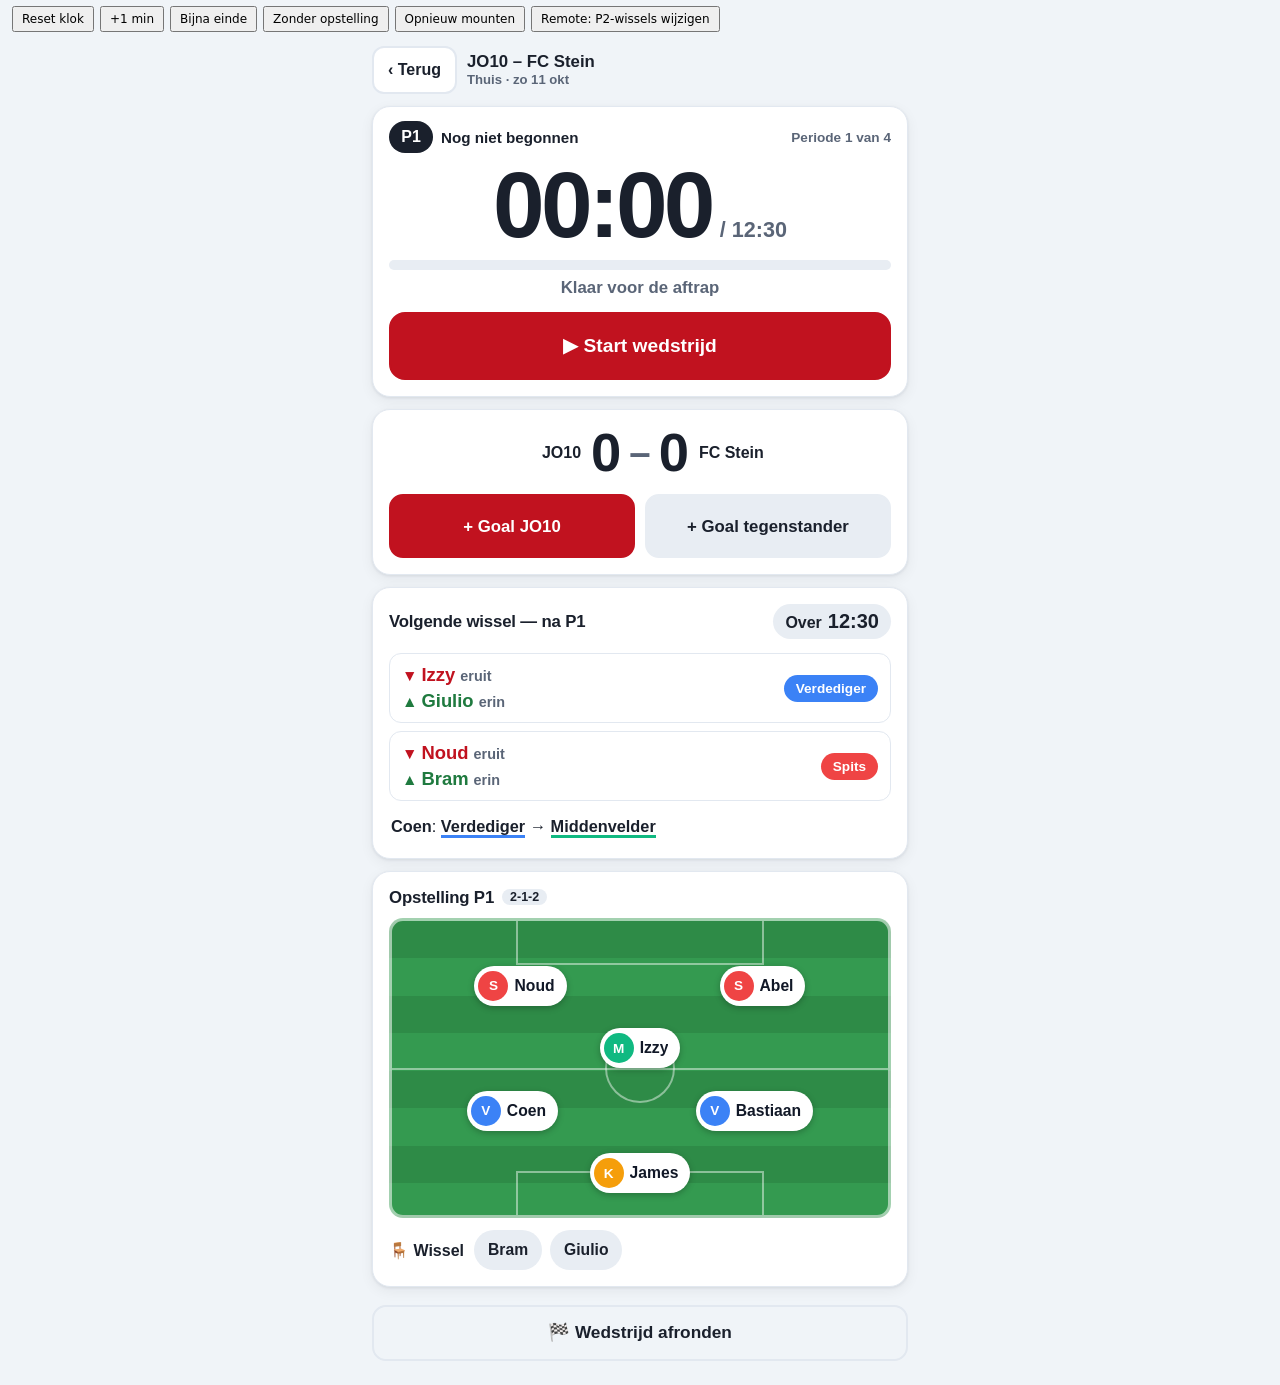
<file: test/live-harness.html>
<!doctype html>
<html lang="nl">
<head>
  <meta charset="utf-8">
  <meta name="viewport" content="width=device-width, initial-scale=1, viewport-fit=cover">
  <title>Live harness</title>
  <link rel="stylesheet" href="../css/live.css">
  <style>
    /* Minimale kopie van de gedeelde thema-variabelen (normaal uit app.css). */
    :root { --bg:#f0f4f8; --card:#fff; --text:#1a202c; --text-muted:#5a6577; --border:#e2e8f0;
            --primary:#e63946; --primary-dark:#c1121f; --success:#38a169; }
    @media (prefers-color-scheme: dark) {
      :root:not([data-theme="light"]) { --bg:#111827; --card:#1f2937; --text:#f9fafb; --text-muted:#9ca3af; --border:#374151; }
    }
    :root[data-theme="dark"] { --bg:#111827; --card:#1f2937; --text:#f9fafb; --text-muted:#9ca3af; --border:#374151; }
    html, body { margin: 0; background: var(--bg); color: var(--text); }
    .harness-bar { display:flex; flex-wrap:wrap; gap:6px; padding:6px 12px; font:12px system-ui; color:var(--text-muted); }
    .harness-bar button { font:inherit; padding:4px 8px; }
  </style>
</head>
<body>
  <div class="harness-bar" id="bar">
    <button data-h="reset">Reset klok</button>
    <button data-h="ff">+1 min</button>
    <button data-h="almost">Bijna einde</button>
    <button data-h="empty">Zonder opstelling</button>
    <button data-h="mount">Opnieuw mounten</button>
    <button data-h="remote">Remote: P2-wissels wijzigen</button>
  </div>
  <div id="live"></div>

  <script src="../js/config.js"></script>
  <script src="../js/live.js"></script>
  <script>
    const match = {
      id: 1760000000000,
      titel: 'JO10 vs FC Stein (🏠 Thuis)',
      datum: '2026-10-11',
      tegenstander: 'FC Stein',
      thuisUit: 'thuis',
      score: null,
      v: 2,
      aanwezig: ['Noud', 'Bastiaan', 'James', 'Giulio', 'Bram', 'Coen', 'Izzy', 'Abel'],
      keepers: ['James', 'James', 'Giulio', 'Giulio'],
      goals: [],
      periodes: [
        { posities: { James: 'K', Coen: 'V', Bastiaan: 'V', Izzy: 'M', Noud: 'S', Abel: 'S' }, wissels: ['Bram', 'Giulio'] },
        { posities: { James: 'K', Bastiaan: 'V', Giulio: 'V', Coen: 'M', Bram: 'S', Abel: 'S' }, wissels: ['Noud', 'Izzy'] },
        { posities: { Giulio: 'K', Noud: 'V', Izzy: 'V', Bastiaan: 'M', Bram: 'S', Coen: 'S' }, wissels: ['James', 'Abel'] },
        { posities: { Giulio: 'K', James: 'V', Coen: 'V', Abel: 'M', Izzy: 'S', Noud: 'S' }, wissels: ['Bastiaan', 'Bram'] },
      ],
    };
    const settings = { periods: 4, minutes: 50 };
    let current = JSON.parse(localStorage.getItem('harness_match') || 'null') || match;
    let empty = false;

    function doMount() {
      const m = empty ? Object.assign({}, current, { periodes: [] }) : current;
      JO10.Live.mount(document.getElementById('live'), {
        match: m,
        settings,
        onUpdate(patch) {
          // Zoals app.js: patch { id, score, goals } in de actuele opgeslagen versie mergen.
          console.log('onUpdate', JSON.stringify(patch));
          current = Object.assign({}, current, patch, { updatedAt: Date.now() });
          localStorage.setItem('harness_match', JSON.stringify(current));
        },
        onExit() { console.log('onExit'); JO10.Live.unmount(); document.getElementById('live').textContent = 'Exited — klik "Opnieuw mounten".'; },
      });
    }
    // Hulpjes om de klok te verzetten (alleen harness): schuif startedAt terug.
    function shift(ms) {
      const key = JO10.Config.LS_LIVE;
      const all = JSON.parse(localStorage.getItem(key) || '{}');
      const s = all[current.id];
      if (!s) return;
      if (s.startedAt != null) s.startedAt -= ms; else s.accMs += ms;
      localStorage.setItem(key, JSON.stringify(all));
      doMount();
    }
    window.harness = { shift, doMount, match };
    document.getElementById('bar').addEventListener('click', e => {
      const h = e.target.getAttribute('data-h');
      if (h === 'reset') { localStorage.removeItem(JO10.Config.LS_LIVE); localStorage.removeItem('harness_match'); current = match; doMount(); }
      if (h === 'ff') shift(60000);
      if (h === 'almost') {
        const all = JSON.parse(localStorage.getItem(JO10.Config.LS_LIVE) || '{}');
        const s = all[current.id];
        const t = JO10.Live.timing(current, settings);
        if (s) { const c = JO10.Live.computeClock(s, Date.now(), t); shift(c.remainingMs - 50000); }
      }
      if (h === 'empty') { empty = !empty; doMount(); }
      if (h === 'mount') doMount();
      if (h === 'remote') {
        // Simuleer een assistent die op een ander toestel P2 aanpast (Noud ↔ Bram).
        const periodes = JSON.parse(JSON.stringify(current.periodes));
        const p2 = periodes[1];
        delete p2.posities.Bram; p2.posities.Noud = 'S';
        p2.wissels = p2.wissels.filter(n => n !== 'Noud').concat('Bram');
        current = Object.assign({}, current, { periodes, updatedAt: Date.now() - 60000 });
        localStorage.setItem('harness_match', JSON.stringify(current));
        JO10.Live.update(current);
      }
    });
    doMount();
  </script>
</body>
</html>
</file>
<file: css/live.css>
/* JO10 Opstelling — live-wedstrijdmodus. Alles onder .live-* zodat het niet botst met app.css.
   Ontworpen voor de zijlijn: één hand, zonlicht, soms handschoenen → grote knoppen, veel contrast. */

.live-root {
  --live-bg: var(--bg, #f0f4f8);
  --live-card: var(--card, #ffffff);
  --live-text: var(--text, #1a202c);
  --live-muted: var(--text-muted, #5a6577);
  --live-border: var(--border, #e2e8f0);
  --live-primary: var(--primary, #e63946);
  --live-primary-dark: var(--primary-dark, #c1121f);
  --live-success: var(--success, #38a169);
  --live-btn2-bg: #e8edf3;
  --live-btn2-text: #1a202c;
  --live-warn-bg: #fff4cc;
  --live-warn-border: #f59e0b;
  --live-warn-text: #6b4200;
  --live-now-bg: #fff0f1;
  --live-off: #c1121f;
  --live-on: #1f7a3f;
  --live-pitch: #2e8b47;
  --live-pitch-2: #349a50;
  --live-shadow: 0 1px 3px rgba(15, 23, 42, 0.08), 0 4px 14px rgba(15, 23, 42, 0.06);

  box-sizing: border-box;
  max-width: 560px;
  margin: 0 auto;
  padding: 8px 12px calc(24px + env(safe-area-inset-bottom, 0px));
  color: var(--live-text);
  background: var(--live-bg);
  font-family: -apple-system, BlinkMacSystemFont, 'Segoe UI', Roboto, sans-serif;
  -webkit-tap-highlight-color: transparent;
}
@media (prefers-color-scheme: dark) {
  :root:not([data-theme="light"]) .live-root {
    --live-btn2-bg: #334155;
    --live-btn2-text: #f9fafb;
    --live-warn-bg: #3d2a05;
    --live-warn-border: #f59e0b;
    --live-warn-text: #fcd34d;
    --live-now-bg: #3a1216;
    --live-off: #ff8a8f;
    --live-on: #6ee7a0;
    --live-pitch: #1f6b37;
    --live-pitch-2: #237540;
    --live-shadow: 0 1px 3px rgba(0, 0, 0, 0.4);
  }
}
:root[data-theme="dark"] .live-root {
  --live-btn2-bg: #334155;
  --live-btn2-text: #f9fafb;
  --live-warn-bg: #3d2a05;
  --live-warn-border: #f59e0b;
  --live-warn-text: #fcd34d;
  --live-now-bg: #3a1216;
  --live-off: #ff8a8f;
  --live-on: #6ee7a0;
  --live-pitch: #1f6b37;
  --live-pitch-2: #237540;
  --live-shadow: 0 1px 3px rgba(0, 0, 0, 0.4);
}

.live-root *, .live-root *::before, .live-root *::after { box-sizing: border-box; }
/* reset zonder specificiteit, zodat .live-*-regels altijd winnen */
:where(.live-root) :where(h2, h3, p, ul, ol) { margin: 0; padding: 0; }
:where(.live-root) :where(ul, ol) { list-style: none; }
.live-main { display: flex; flex-direction: column; gap: 12px; }

.live-sr, .live-sr-only {
  position: absolute !important; width: 1px; height: 1px; padding: 0; margin: -1px;
  overflow: hidden; clip: rect(0 0 0 0); white-space: nowrap; border: 0;
}
.live-muted { color: var(--live-muted); }

/* ── Kop ── */
.live-top { display: flex; align-items: center; gap: 10px; min-height: 48px; }
.live-back {
  flex: none; min-height: 48px; min-width: 48px; padding: 0 14px;
  border: 2px solid var(--live-border); border-radius: 12px;
  background: var(--live-card); color: var(--live-text);
  font: inherit; font-size: 1rem; font-weight: 700; cursor: pointer;
}
.live-top-title { min-width: 0; display: flex; flex-direction: column; line-height: 1.2; }
.live-top-title strong { font-size: 1.05rem; overflow: hidden; text-overflow: ellipsis; white-space: nowrap; }
.live-top-title small { color: var(--live-muted); font-size: 0.82rem; font-weight: 600; }
.live-live-dot { display: none; }
.live-phase-running .live-top-title strong::before {
  content: ''; display: inline-block; width: 10px; height: 10px; margin-right: 6px; border-radius: 50%;
  background: var(--live-primary); vertical-align: 1px; animation: live-blink 1.4s infinite;
}

/* ── Kaarten ── */
.live-card {
  background: var(--live-card); border: 1px solid var(--live-border); border-radius: 18px;
  padding: 16px; box-shadow: var(--live-shadow);
}
.live-h2 { font-size: 1.05rem; font-weight: 800; letter-spacing: -0.01em; }
.live-h3 { font-size: 0.9rem; font-weight: 800; margin: 14px 0 6px; text-transform: uppercase; letter-spacing: 0.04em; color: var(--live-muted); }

/* ── Knoppen ── */
.live-btn {
  display: inline-flex; align-items: center; justify-content: center; gap: 8px;
  min-height: 56px; padding: 0 16px; border-radius: 14px; border: 2px solid transparent;
  font: inherit; font-size: 1.08rem; font-weight: 800; line-height: 1.15; text-align: center;
  cursor: pointer; touch-action: manipulation; user-select: none; -webkit-user-select: none;
  transition: transform 0.08s, filter 0.15s;
}
.live-btn:active { transform: scale(0.97); }
.live-btn:focus-visible, .live-back:focus-visible, .live-sheet-close:focus-visible {
  outline: 3px solid var(--live-text); outline-offset: 2px;
}
.live-btn-xl { min-height: 68px; font-size: 1.2rem; border-radius: 16px; }
.live-btn-primary { background: var(--live-primary-dark); color: #fff; border-color: var(--live-primary-dark); }
.live-btn-primary:hover { filter: brightness(1.08); }
.live-btn-secondary { background: var(--live-btn2-bg); color: var(--live-btn2-text); border-color: var(--live-btn2-bg); }
.live-btn-ghost { background: transparent; color: var(--live-text); border-color: var(--live-border); }
.live-btn-link {
  width: 100%; min-height: 48px; margin-top: 8px; background: transparent; color: var(--live-text);
  font-size: 0.95rem; font-weight: 700; border-color: var(--live-border); border-style: dashed;
}
.live-btn-link .live-muted { font-weight: 600; }
.live-btn-mini {
  min-height: 44px; padding: 0 12px; font-size: 0.85rem; border-radius: 10px;
  background: transparent; color: var(--live-muted); border-color: var(--live-border);
}
.live-btn-pulse { animation: live-pulse 1.2s ease-in-out infinite; }

.live-actions { display: grid; grid-template-columns: 1fr 1fr; gap: 10px; margin-top: 14px; }
.live-actions-one { grid-template-columns: 1fr; }
.live-actions-col { grid-template-columns: 1fr; }

/* ── Banner einde periode ── */
.live-banner {
  position: sticky; top: 0; z-index: 5;
  display: flex; align-items: center; justify-content: center; gap: 10px;
  min-height: 56px; padding: 10px 16px; border-radius: 14px;
  background: var(--live-primary-dark); color: #fff;
  font-size: 1.2rem; font-weight: 900; text-align: center;
  box-shadow: 0 6px 18px rgba(193, 18, 31, 0.35);
  animation: live-pulse 1.2s ease-in-out infinite;
}

/* ── Klok ── */
.live-clock-card { text-align: center; padding-top: 14px; }
.live-clock-head { display: flex; align-items: center; justify-content: space-between; gap: 8px; }
.live-pchip {
  display: inline-flex; align-items: center; justify-content: center;
  min-width: 44px; height: 32px; padding: 0 10px; border-radius: 999px;
  background: var(--live-text); color: var(--live-card); font-weight: 900; font-size: 1rem;
}
.live-status { flex: 1; text-align: left; font-weight: 800; font-size: 0.95rem; }
.live-status-running { color: var(--live-on); }
.live-status-paused { color: var(--live-warn-text); }
.live-status-due { color: var(--live-off); }
.live-of { color: var(--live-muted); font-size: 0.85rem; font-weight: 700; white-space: nowrap; }

.live-clock {
  display: flex; align-items: baseline; justify-content: center; flex-wrap: nowrap; column-gap: 8px;
  margin: 6px 0 4px; font-variant-numeric: tabular-nums; line-height: 1;
}
.live-clock-len { flex: none; font-size: 1.35rem; font-weight: 800; color: var(--live-muted); }
.live-clock-time {
  font-size: clamp(3.4rem, 19vw, 5.8rem); font-weight: 900; letter-spacing: -0.04em;
  color: var(--live-text);
}
.live-phase-paused .live-clock-time { color: var(--live-warn-text); animation: live-blink 1.6s steps(2) infinite; }
.live-clock-over .live-clock-time { color: var(--live-primary-dark); }
:root[data-theme="dark"] .live-clock-over .live-clock-time { color: var(--live-off); }
@media (prefers-color-scheme: dark) {
  :root:not([data-theme="light"]) .live-clock-over .live-clock-time { color: var(--live-off); }
}

.live-progress { height: 10px; border-radius: 999px; background: var(--live-btn2-bg); overflow: hidden; margin-top: 8px; }
.live-progress-bar { height: 100%; width: 0; border-radius: inherit; background: var(--live-success); transition: width 0.25s linear; }
.live-is-warn .live-progress-bar { background: var(--live-warn-border); }
.live-is-due .live-progress-bar { background: var(--live-primary); }
.live-clock-sub { margin-top: 8px; font-size: 1.05rem; font-weight: 800; color: var(--live-muted); font-variant-numeric: tabular-nums; }
.live-is-due .live-clock-sub { color: var(--live-off); }

.live-halftime {
  margin: -2px 0 12px; padding: 12px; border-radius: 12px;
  background: var(--live-warn-bg); color: var(--live-warn-text); border: 2px solid var(--live-warn-border);
  font-size: 1.15rem; font-weight: 900;
}

/* ── Wissel-kaart ── */
.live-change-head { display: flex; align-items: center; justify-content: space-between; gap: 10px; flex-wrap: wrap; }
.live-countdown {
  display: inline-flex; align-items: baseline; gap: 6px; padding: 6px 12px; border-radius: 999px;
  background: var(--live-btn2-bg); font-weight: 700; font-variant-numeric: tabular-nums;
}
.live-countdown strong { font-size: 1.25rem; font-weight: 900; }
.live-change-sub { margin-top: 4px; font-weight: 700; }
.live-change .live-muted { margin-top: 6px; }
.live-change-head + .live-swaps { margin-top: 14px; }
.live-change-warn { background: var(--live-warn-bg); border: 3px solid var(--live-warn-border); }
.live-change-warn .live-h2, .live-change-warn .live-countdown { color: var(--live-warn-text); }
.live-change-warn .live-countdown { background: transparent; border: 2px solid var(--live-warn-border); }
.live-change-now { background: var(--live-now-bg); border: 3px solid var(--live-primary-dark); }
.live-change-now .live-h2 { color: var(--live-off); font-size: 1.25rem; }
.live-change-muted { box-shadow: none; }

.live-swaps { display: flex; flex-direction: column; gap: 8px; margin-top: 12px; }
.live-swap {
  display: flex; align-items: center; gap: 10px;
  padding: 10px 12px; border-radius: 12px; background: var(--live-card); border: 1px solid var(--live-border);
  font-size: 1.15rem; font-weight: 800;
}
.live-swap em { font-style: normal; font-weight: 700; font-size: 0.9rem; color: var(--live-muted); }
.live-swap-off { color: var(--live-off); }
.live-swap-on { color: var(--live-on); }
.live-arrow { display: inline-block; margin-right: 4px; font-size: 0.85em; }
.live-swap-names { flex: 1; min-width: 0; display: flex; flex-direction: column; gap: 4px; }
.live-swap-names > span { overflow: hidden; text-overflow: ellipsis; white-space: nowrap; }
.live-pos {
  flex: none; padding: 6px 12px; border-radius: 999px; font-size: 0.85rem; font-weight: 800;
  color: #fff; background: var(--pos, #64748b);
}
.live-moves { margin-top: 10px; display: flex; flex-direction: column; gap: 6px; font-size: 1.02rem; }
.live-moves li { padding: 6px 2px; border-top: 1px dashed var(--live-border); }
.live-moves li:first-child { border-top: 0; }
.live-pos-txt { font-weight: 800; border-bottom: 3px solid var(--pos, #64748b); }

/* ── Score ── */
.live-score { display: grid; grid-template-columns: 1fr auto 1fr; align-items: center; gap: 8px; }
.live-team { display: flex; align-items: center; gap: 10px; min-width: 0; }
.live-team-home { justify-content: flex-end; }
.live-team-away { justify-content: flex-start; }
.live-team-name { font-weight: 800; font-size: 1rem; overflow: hidden; text-overflow: ellipsis; white-space: nowrap; min-width: 0; }
.live-team-goals { font-size: 3.4rem; font-weight: 900; line-height: 1; font-variant-numeric: tabular-nums; }
.live-score-sep { font-size: 2.4rem; font-weight: 900; color: var(--live-muted); }
.live-score-fix-title { display: none; }
.live-phase-finished .live-score { display: none; }
.live-phase-finished .live-score-fix-title { display: block; }
.live-phase-finished .live-score-actions { margin-top: 10px; }
.live-score-actions { display: grid; grid-template-columns: 1fr 1fr; gap: 10px; margin-top: 14px; }
.live-btn-goal { min-height: 64px; font-size: 1.05rem; }

/* ── Veld ── */
.live-pitch-card .live-h2 { margin-bottom: 10px; }
.live-pitch {
  position: relative; display: flex; flex-direction: column; justify-content: space-between; gap: 10px;
  min-height: 300px; padding: 22px 10px; border-radius: 14px; overflow: hidden;
  background: repeating-linear-gradient(180deg, var(--live-pitch) 0 37.5px, var(--live-pitch-2) 37.5px 75px);
  border: 3px solid rgba(255, 255, 255, 0.55);
}
.live-pitch-lines i { position: absolute; pointer-events: none; border: 2px solid rgba(255, 255, 255, 0.45); }
.live-pl-mid { left: 0; right: 0; top: 50%; height: 0; border-width: 2px 0 0 !important; }
.live-pl-circle { left: 50%; top: 50%; width: 70px; height: 70px; margin: -35px 0 0 -35px; border-radius: 50%; }
.live-pl-box { left: 25%; right: 25%; bottom: -2px; height: 46px; }
.live-pl-box-top { top: -2px; bottom: auto; }
.live-row { position: relative; display: flex; justify-content: space-around; gap: 8px; }
.live-chip {
  display: inline-flex; align-items: center; gap: 6px; flex: 0 1 auto; min-width: 0;
  max-width: min(60%, calc((100% - (var(--n, 1) - 1) * 8px) / var(--n, 1)));
  min-height: 40px; padding: 4px 12px 4px 4px; border-radius: 999px;
  background: #fff; color: #111827; font-weight: 800; font-size: 0.98rem;
  box-shadow: 0 2px 6px rgba(0, 0, 0, 0.25); white-space: nowrap; overflow: hidden; text-overflow: ellipsis;
}
.live-chip-name { min-width: 0; overflow: hidden; text-overflow: ellipsis; }
.live-formation {
  display: inline-block; margin-left: 8px; padding: 1px 8px; border-radius: 999px; vertical-align: 2px;
  font-size: 0.78rem; font-weight: 700; letter-spacing: 0; background: var(--live-btn2-bg); color: var(--live-btn2-text);
}
.live-chip b {
  flex: none; display: inline-flex; align-items: center; justify-content: center;
  width: 30px; height: 30px; border-radius: 50%; background: var(--pos, #64748b); color: #fff; font-size: 0.85rem;
}
.live-bench { display: flex; flex-wrap: wrap; align-items: center; gap: 8px; margin-top: 12px; }
.live-bench-label { font-weight: 800; margin-right: 2px; }
.live-chip-bench { padding: 4px 14px; background: var(--live-btn2-bg); color: var(--live-btn2-text); box-shadow: none; max-width: none; }

/* ── Doelpunten ── */
.live-goal-list { margin-top: 8px; display: flex; flex-direction: column; }
.live-goal { display: flex; align-items: center; gap: 10px; min-height: 52px; border-top: 1px solid var(--live-border); }
.live-goal:first-child { border-top: 0; }
.live-goal-min { width: 40px; font-weight: 900; font-variant-numeric: tabular-nums; color: var(--live-muted); }
.live-goal-who { flex: 1; font-weight: 800; min-width: 0; }
.live-goal-who small { font-weight: 700; color: var(--live-muted); margin-left: 4px; }
.live-goal-away .live-goal-who { color: var(--live-muted); }

.live-finish-wrap { margin-top: 6px; }
.live-btn-finish { width: 100%; }

/* ── Samenvatting ── */
.live-summary { text-align: center; }
.live-summary-title { font-size: 1.4rem; font-weight: 900; }
.live-final { display: grid; grid-template-columns: 1fr auto 1fr; align-items: center; gap: 10px; margin: 14px 0 4px; }
.live-final span { font-weight: 800; overflow: hidden; text-overflow: ellipsis; white-space: nowrap; }
.live-final span:first-child { text-align: right; }
.live-final span:last-child { text-align: left; }
.live-final strong { font-size: 3.6rem; font-weight: 900; font-variant-numeric: tabular-nums; line-height: 1; }
.live-result { font-weight: 800; font-size: 1.1rem; }
.live-scorers { display: flex; flex-wrap: wrap; justify-content: center; gap: 8px; }
.live-scorers li { padding: 8px 14px; border-radius: 999px; background: var(--live-btn2-bg); font-weight: 800; }
.live-summary .live-actions { margin-top: 18px; }

/* ── Leeg ── */
.live-empty { text-align: center; padding: 28px 18px; }
.live-empty-icon { font-size: 3rem; }
.live-empty h2 { font-size: 1.3rem; margin: 8px 0; }
.live-empty p { color: var(--live-muted); margin-bottom: 18px; line-height: 1.45; }
.live-empty .live-btn { width: 100%; }

/* ── Sheet (onderin) ── */
.live-sheet-backdrop { position: fixed; inset: 0; z-index: 990; background: rgba(0, 0, 0, 0.5); animation: live-fade 0.15s; }
.live-sheet {
  position: fixed; z-index: 991; left: 0; right: 0; bottom: 0; max-width: 560px; margin: 0 auto;
  max-height: 85vh; overflow-y: auto;
  padding: 22px 16px calc(18px + env(safe-area-inset-bottom, 0px));
  border-radius: 22px 22px 0 0; background: var(--live-card); color: var(--live-text);
  box-shadow: 0 -10px 30px rgba(0, 0, 0, 0.3); animation: live-up 0.18s ease-out;
}
.live-sheet-title { font-size: 1.35rem; font-weight: 900; padding-right: 52px; }
.live-sheet-text { margin-top: 6px; color: var(--live-muted); font-weight: 600; line-height: 1.4; }
.live-sheet-close {
  position: absolute; top: 10px; right: 10px; width: 48px; height: 48px; border-radius: 50%;
  border: 0; background: var(--live-btn2-bg); color: var(--live-btn2-text); font-size: 1.2rem; font-weight: 900; cursor: pointer;
}
.live-pick { display: grid; grid-template-columns: 1fr 1fr; gap: 10px; margin-top: 16px; }
.live-btn-pick { background: var(--live-btn2-bg); color: var(--live-btn2-text); min-height: 60px; font-size: 1.15rem; }
.live-btn-unknown { grid-column: 1 / -1; background: transparent; border-color: var(--live-border); border-style: dashed; color: var(--live-text); }
.live-btn-pick.live-is-sel { border-color: var(--live-primary-dark); box-shadow: inset 0 0 0 2px var(--live-primary-dark); }

/* ── Animaties ── */
@keyframes live-pulse { 0%, 100% { filter: none; } 50% { filter: brightness(1.18); } }
@keyframes live-blink { 50% { opacity: 0.35; } }
@keyframes live-fade { from { opacity: 0; } }
@keyframes live-up { from { transform: translateY(40px); opacity: 0.4; } }
@media (prefers-reduced-motion: reduce) {
  .live-root *, .live-sheet, .live-sheet-backdrop { animation: none !important; transition: none !important; }
}
</file>
